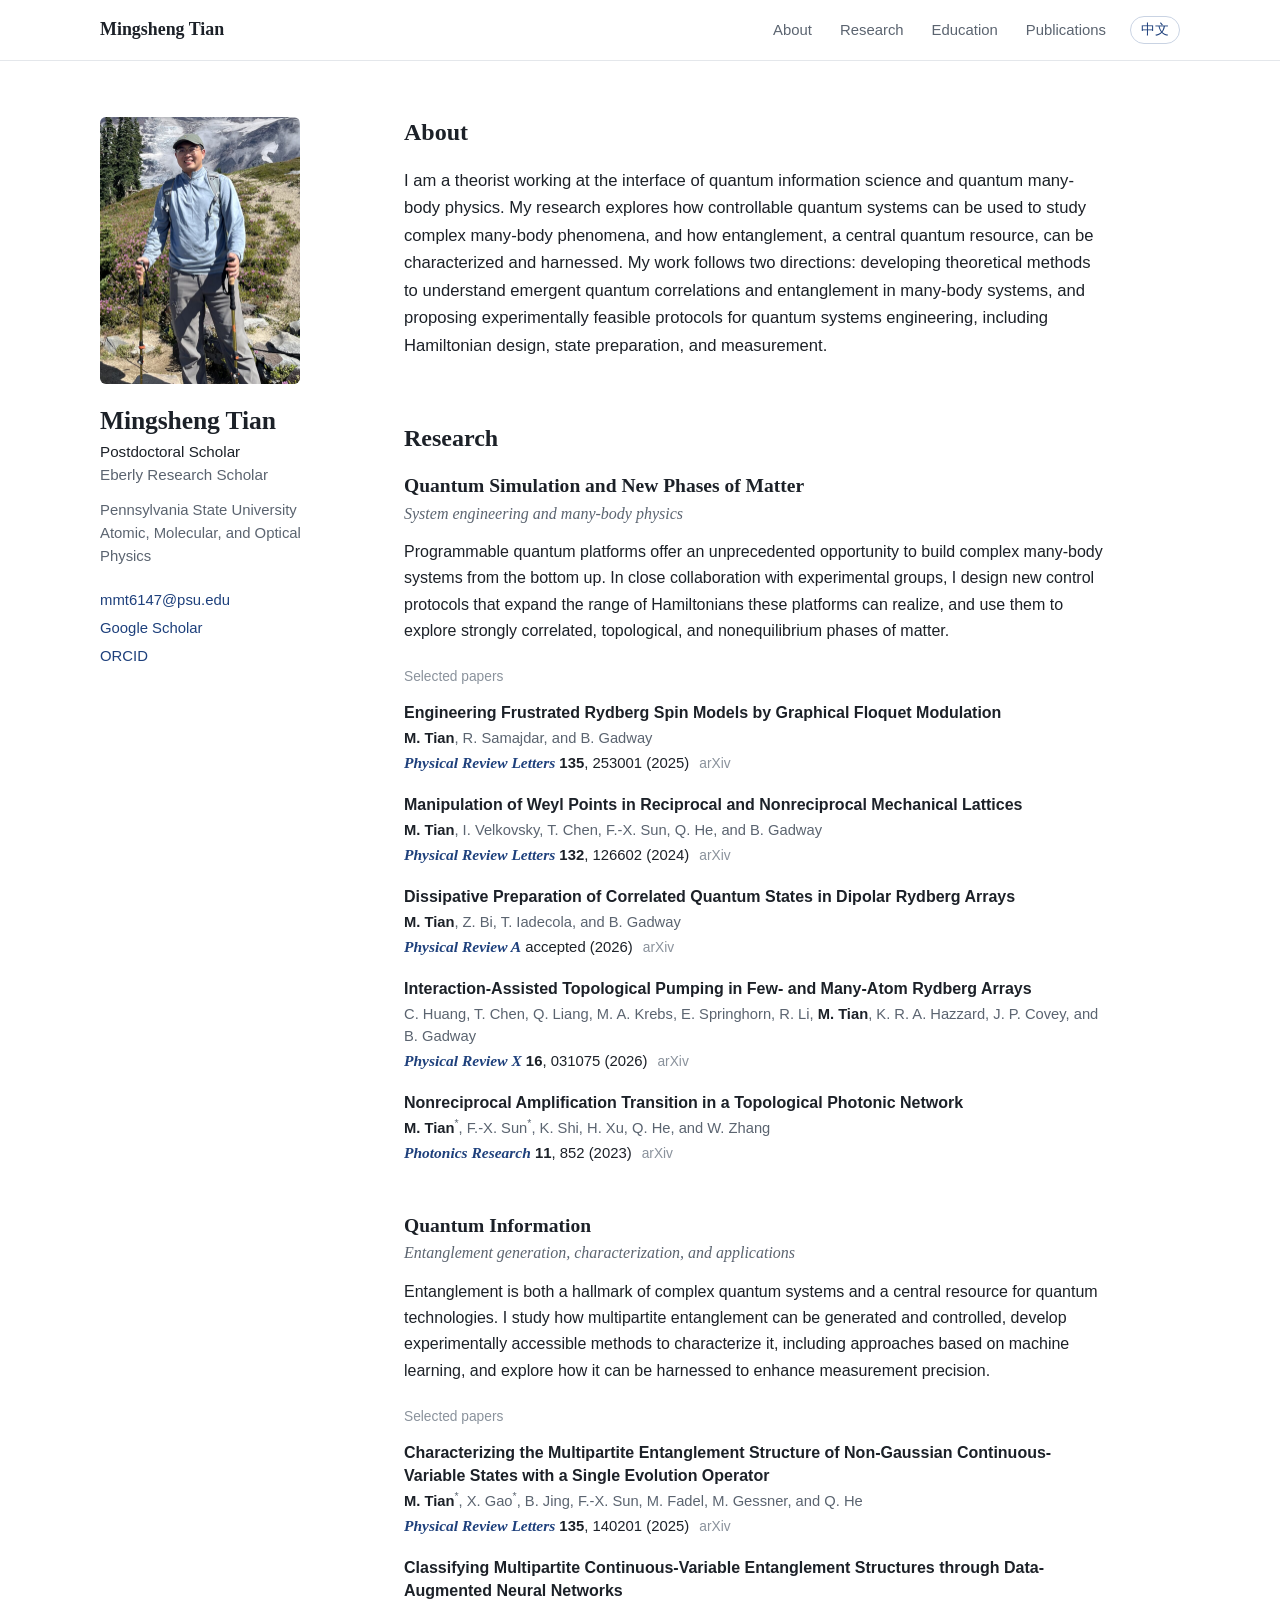
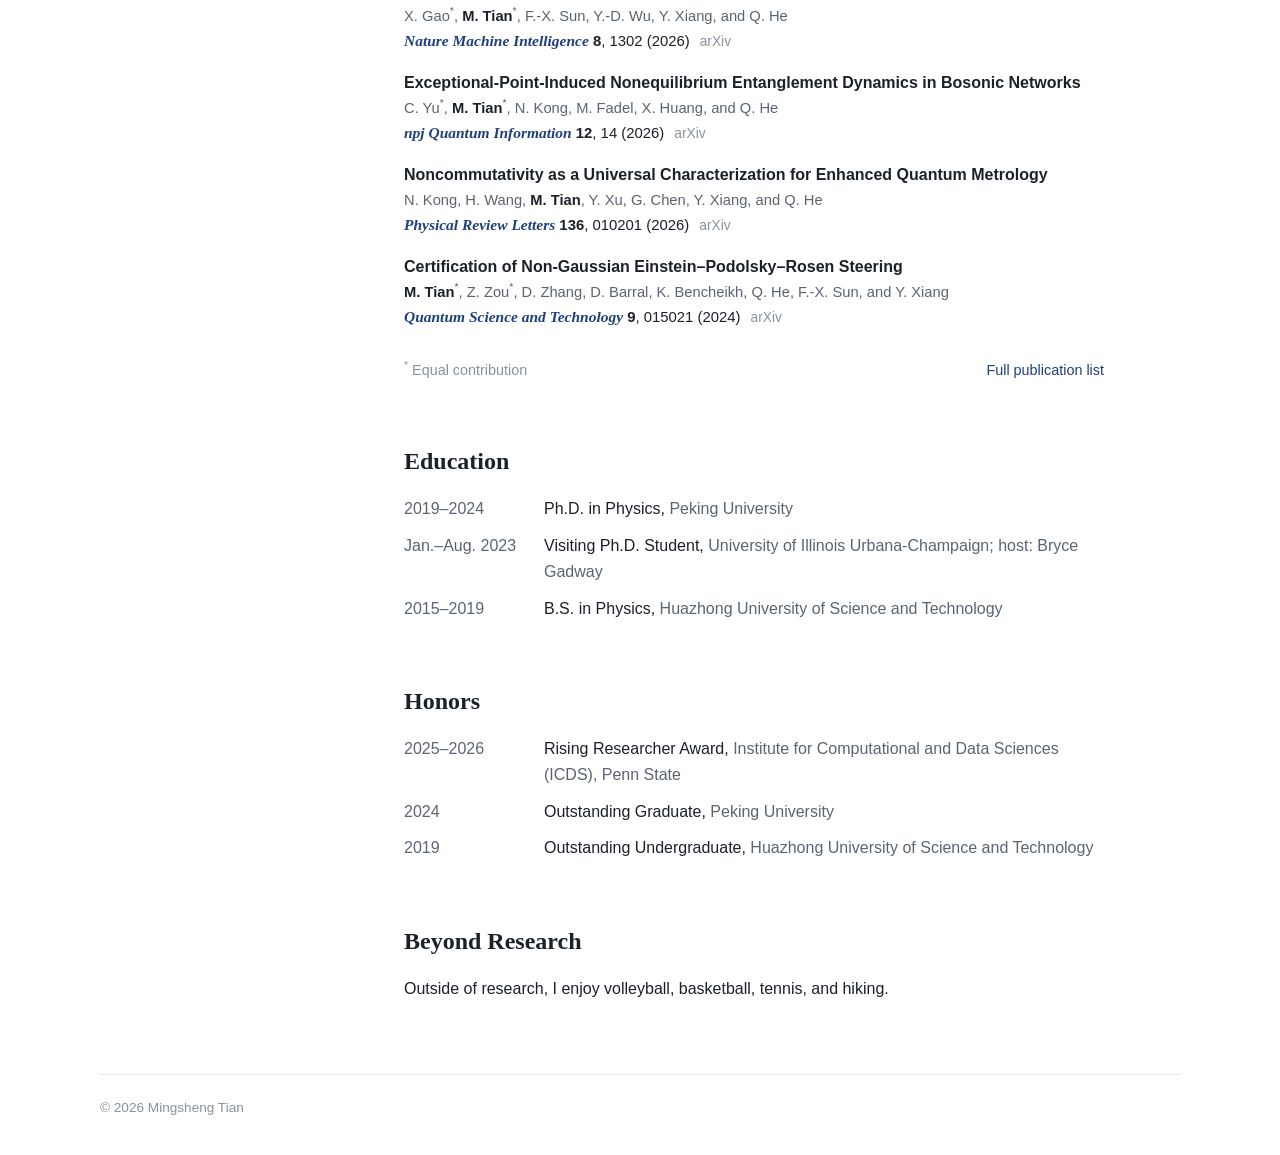
<file: index.html>
<!DOCTYPE html>
<html lang="en" data-lang="en" data-title-en="Mingsheng Tian" data-title-zh="Mingsheng Tian · 个人主页">
  <head>
    <meta charset="utf-8">
    <meta name="viewport" content="width=device-width, initial-scale=1">
    <title>Mingsheng Tian</title>
    <meta name="description" content="Mingsheng Tian, postdoctoral scholar in AMO physics at Penn State, working at the interface of quantum information science and quantum many-body physics.">
    <meta property="og:title" content="Mingsheng Tian">
    <meta property="og:description" content="Postdoctoral scholar in AMO physics at Penn State: quantum simulation, quantum many-body physics, and quantum entanglement.">
    <meta property="og:image" content="https://mingshengtian.github.io/assets/img/profile-photo.jpg">
    <meta property="og:url" content="https://mingshengtian.github.io/">
    <script>
      (function () {
        var l = null;
        try { l = new URLSearchParams(location.search).get("lang"); } catch (e) {}
        if (l === "zh" || l === "en") { try { localStorage.setItem("site-lang", l); } catch (e) {} }
        else { try { l = localStorage.getItem("site-lang"); } catch (e) {} }
        if (l !== "zh" && l !== "en") { l = /^zh/i.test(navigator.language || "") ? "zh" : "en"; }
        document.documentElement.setAttribute("data-lang", l);
        document.documentElement.lang = l === "zh" ? "zh-CN" : "en";
      })();
    </script>
    <link rel="stylesheet" href="assets/css/style.css?v=20261115b">
  </head>
  <body>
    <header class="site-header">
      <nav class="top-nav" aria-label="Main">
        <a class="brand" href="#about">Mingsheng Tian</a>
        <div class="nav-links">
          <a href="#about"><span class="en">About</span><span class="zh">关于我</span></a>
          <a href="#research"><span class="en">Research</span><span class="zh">研究方向</span></a>
          <a class="nav-optional" href="#education"><span class="en">Education</span><span class="zh">教育经历</span></a>
          <a href="publications.html"><span class="en">Publications</span><span class="zh">论文列表</span></a>
        </div>
        <button class="lang-toggle" type="button" data-lang-toggle>中文</button>
      </nav>
    </header>

    <main class="page">
      <aside class="profile">
        <img class="portrait" src="assets/img/profile-photo.jpg" alt="Mingsheng Tian hiking in the mountains" width="800" height="1077">
        <h1>Mingsheng Tian</h1>
        <p class="profile-role">
          <span class="en">Postdoctoral Scholar</span><span class="zh">博士后研究员</span>
          <span class="secondary">Eberly Research Scholar</span>
        </p>
        <p class="profile-affil">
          <span class="en">Pennsylvania State University<br>Atomic, Molecular, and Optical Physics</span>
          <span class="zh">宾夕法尼亚州立大学<br>原子分子光物理（AMO）</span>
        </p>
        <ul class="profile-links">
          <li><a href="mailto:mmt6147@psu.edu">mmt6147@psu.edu</a></li>
          <li><a href="https://scholar.google.com/citations?user=RYFxHLgAAAAJ&amp;hl=en">Google Scholar</a></li>
          <li><a href="https://orcid.org/0009-0007-2486-5892">ORCID</a></li>
        </ul>
      </aside>

      <div class="content">
        <!-- About -->
        <section id="about" class="section">
          <h2><span class="en">About</span><span class="zh">关于我</span></h2>
          <div class="lead">
            <p class="en">
              I am a theorist working at the interface of quantum information science and quantum many-body
              physics. My research explores how controllable quantum systems can be used to study complex many-body
              phenomena, and how entanglement, a central quantum resource, can be characterized and harnessed.
              My work follows two directions: developing theoretical methods to understand emergent quantum
              correlations and entanglement in many-body systems, and proposing experimentally feasible
              protocols for quantum systems engineering, including Hamiltonian design, state preparation, and
              measurement.
            </p>
            <p class="zh">
              你好，欢迎来到我的主页！我目前是宾夕法尼亚州立大学的博士后，研究方向是原子分子光物理（AMO）。
            </p>
            <p class="zh">
              主要从事量子信息科学与量子多体物理交叉领域的理论研究，关注如何利用可控量子体系研究复杂的多体物理现象，以及如何表征和利用量子纠缠这一核心资源。具体包括两个方向：一是发展理论方法，研究多体系统中涌现的量子关联与纠缠；二是量子系统的设计，提出实验上可行的制备与测量方案。
            </p>
          </div>
        </section>

        <!-- Research -->
        <section id="research" class="section">
          <h2><span class="en">Research</span><span class="zh">研究方向</span></h2>

          <div class="area">
            <h3><span class="en">Quantum Simulation and New Phases of Matter</span><span class="zh">量子模拟与新奇物态</span></h3>
            <p class="area-sub"><span class="en">System engineering and many-body physics</span><span class="zh">系统设计与多体物理</span></p>
            <p class="area-intro en">
              Programmable quantum platforms offer an unprecedented opportunity to build complex many-body systems
              from the bottom up. In close collaboration with experimental groups, I design new control
              protocols that expand the range of Hamiltonians these platforms can realize, and use them to explore
              strongly correlated, topological, and nonequilibrium phases of matter.
            </p>
            <p class="area-intro zh">
              可编程量子平台让我们可以像搭积木一样，自下而上地构建复杂的多体系统。我与实验组紧密合作，设计新的调控方案，不断拓展这些平台能够实现的哈密顿量，并借助它们探索强关联、拓扑以及非平衡的物质相。
            </p>

            <p class="pubs-label"><span class="en">Selected papers</span><span class="zh">代表论文</span></p>
            <ul class="pub-list">
              <li class="pub">
                <a class="pub-title" href="https://journals.aps.org/prl/abstract/10.1103/yxbv-1dkk">Engineering Frustrated Rydberg Spin Models by Graphical Floquet Modulation</a>
                <p class="pub-authors"><b>M. Tian</b>, R. Samajdar, and B. Gadway</p>
                <p class="pub-venue"><span class="journal">Physical Review Letters</span> <span class="num"><b>135</b>, 253001 (2025)</span><span class="pub-extra"><a href="https://arxiv.org/abs/2505.01513">arXiv</a></span></p>
              </li>
              <li class="pub">
                <a class="pub-title" href="https://journals.aps.org/prl/abstract/10.1103/PhysRevLett.132.126602">Manipulation of Weyl Points in Reciprocal and Nonreciprocal Mechanical Lattices</a>
                <p class="pub-authors"><b>M. Tian</b>, I. Velkovsky, T. Chen, F.-X. Sun, Q. He, and B. Gadway</p>
                <p class="pub-venue"><span class="journal">Physical Review Letters</span> <span class="num"><b>132</b>, 126602 (2024)</span><span class="pub-extra"><a href="https://arxiv.org/abs/2308.07853">arXiv</a></span></p>
              </li>
              <li class="pub">
                <a class="pub-title" href="https://journals.aps.org/pra/accepted/10.1103/v1xw-78qv">Dissipative Preparation of Correlated Quantum States in Dipolar Rydberg Arrays</a>
                <p class="pub-authors"><b>M. Tian</b>, Z. Bi, T. Iadecola, and B. Gadway</p>
                <p class="pub-venue"><span class="journal">Physical Review A</span> <span class="num">accepted (2026)</span><span class="pub-extra"><a href="https://arxiv.org/abs/2604.18542">arXiv</a></span></p>
              </li>
              <li class="pub">
                <a class="pub-title" href="https://doi.org/10.1103/bf85-ydvh">Interaction-Assisted Topological Pumping in Few- and Many-Atom Rydberg Arrays</a>
                <p class="pub-authors">C. Huang, T. Chen, Q. Liang, M. A. Krebs, E. Springhorn, R. Li, <b>M. Tian</b>, K. R. A. Hazzard, J. P. Covey, and B. Gadway</p>
                <p class="pub-venue"><span class="journal">Physical Review X</span> <span class="num"><b>16</b>, 031075 (2026)</span><span class="pub-extra"><a href="https://arxiv.org/abs/2512.12364">arXiv</a></span></p>
              </li>
              <li class="pub">
                <a class="pub-title" href="https://opg.optica.org/prj/fulltext.cfm?uri=prj-11-5-852&amp;id=530250">Nonreciprocal Amplification Transition in a Topological Photonic Network</a>
                <p class="pub-authors"><b>M. Tian</b><sup>*</sup>, F.-X. Sun<sup>*</sup>, K. Shi, H. Xu, Q. He, and W. Zhang</p>
                <p class="pub-venue"><span class="journal">Photonics Research</span> <span class="num"><b>11</b>, 852 (2023)</span><span class="pub-extra"><a href="https://arxiv.org/abs/2207.06889">arXiv</a></span></p>
              </li>
            </ul>
          </div>

          <div class="area">
            <h3><span class="en">Quantum Information</span><span class="zh">量子信息</span></h3>
            <p class="area-sub"><span class="en">Entanglement generation, characterization, and applications</span><span class="zh">纠缠的产生、刻画与应用</span></p>
            <p class="area-intro en">
              Entanglement is both a hallmark of complex quantum systems and a central resource for quantum
              technologies. I study how multipartite entanglement can be generated and controlled, develop
              experimentally accessible methods to characterize it, including approaches based on machine learning,
              and explore how it can be harnessed to enhance measurement precision.
            </p>
            <p class="area-intro zh">
              量子纠缠既是复杂量子系统最鲜明的特征，也是量子技术的核心资源。我关注多体纠缠如何产生与调控，发展实验上切实可行的纠缠刻画方法（包括基于机器学习的方法），并探索如何利用纠缠来提升测量精度。
            </p>

            <p class="pubs-label"><span class="en">Selected papers</span><span class="zh">代表论文</span></p>
            <ul class="pub-list">
              <li class="pub">
                <a class="pub-title" href="https://journals.aps.org/prl/abstract/10.1103/21t1-dqn6">Characterizing the Multipartite Entanglement Structure of Non-Gaussian Continuous-Variable States with a Single Evolution Operator</a>
                <p class="pub-authors"><b>M. Tian</b><sup>*</sup>, X. Gao<sup>*</sup>, B. Jing, F.-X. Sun, M. Fadel, M. Gessner, and Q. He</p>
                <p class="pub-venue"><span class="journal">Physical Review Letters</span> <span class="num"><b>135</b>, 140201 (2025)</span><span class="pub-extra"><a href="https://arxiv.org/abs/2408.12554">arXiv</a></span></p>
              </li>
              <li class="pub">
                <a class="pub-title" href="https://www.nature.com/articles/s42256-026-01284-y">Classifying Multipartite Continuous-Variable Entanglement Structures through Data-Augmented Neural Networks</a>
                <p class="pub-authors">X. Gao<sup>*</sup>, <b>M. Tian</b><sup>*</sup>, F.-X. Sun, Y.-D. Wu, Y. Xiang, and Q. He</p>
                <p class="pub-venue"><span class="journal">Nature Machine Intelligence</span> <span class="num"><b>8</b>, 1302 (2026)</span><span class="pub-extra"><a href="https://arxiv.org/abs/2409.07909">arXiv</a></span></p>
              </li>
              <li class="pub">
                <a class="pub-title" href="https://www.nature.com/articles/s41534-025-01158-y">Exceptional-Point-Induced Nonequilibrium Entanglement Dynamics in Bosonic Networks</a>
                <p class="pub-authors">C. Yu<sup>*</sup>, <b>M. Tian</b><sup>*</sup>, N. Kong, M. Fadel, X. Huang, and Q. He</p>
                <p class="pub-venue"><span class="journal">npj Quantum Information</span> <span class="num"><b>12</b>, 14 (2026)</span><span class="pub-extra"><a href="https://arxiv.org/abs/2502.04639">arXiv</a></span></p>
              </li>
              <li class="pub">
                <a class="pub-title" href="https://journals.aps.org/prl/abstract/10.1103/3jlc-lb5c">Noncommutativity as a Universal Characterization for Enhanced Quantum Metrology</a>
                <p class="pub-authors">N. Kong, H. Wang, <b>M. Tian</b>, Y. Xu, G. Chen, Y. Xiang, and Q. He</p>
                <p class="pub-venue"><span class="journal">Physical Review Letters</span> <span class="num"><b>136</b>, 010201 (2026)</span><span class="pub-extra"><a href="https://arxiv.org/abs/2511.22280">arXiv</a></span></p>
              </li>
              <li class="pub">
                <a class="pub-title" href="https://iopscience.iop.org/article/10.1088/2058-9565/ad124b">Certification of Non-Gaussian Einstein–Podolsky–Rosen Steering</a>
                <p class="pub-authors"><b>M. Tian</b><sup>*</sup>, Z. Zou<sup>*</sup>, D. Zhang, D. Barral, K. Bencheikh, Q. He, F.-X. Sun, and Y. Xiang</p>
                <p class="pub-venue"><span class="journal">Quantum Science and Technology</span> <span class="num"><b>9</b>, 015021 (2024)</span><span class="pub-extra"><a href="https://arxiv.org/abs/2308.13867">arXiv</a></span></p>
              </li>
            </ul>
          </div>

          <div class="section-foot">
            <p class="footnote"><sup>*</sup> <span class="en">Equal contribution</span><span class="zh">共同第一作者</span></p>
            <a href="publications.html"><span class="en">Full publication list</span><span class="zh">查看全部论文</span></a>
          </div>
        </section>

        <!-- Education -->
        <section id="education" class="section">
          <h2><span class="en">Education</span><span class="zh">教育经历</span></h2>
          <ul class="rows">
            <li>
              <span class="when">2019–2024</span>
              <span><span class="en">Ph.D. in Physics, <span class="where">Peking University</span></span><span class="zh">物理学博士，<span class="where">北京大学</span></span></span>
            </li>
            <li>
              <span class="when"><span class="en">Jan.–Aug. 2023</span><span class="zh">2023年1–8月</span></span>
              <span><span class="en">Visiting Ph.D. Student, <span class="where">University of Illinois Urbana-Champaign; host: Bryce Gadway</span></span><span class="zh">访问博士生，<span class="where">伊利诺伊大学厄巴纳-香槟分校（合作导师：Bryce Gadway）</span></span></span>
            </li>
            <li>
              <span class="when">2015–2019</span>
              <span><span class="en">B.S. in Physics, <span class="where">Huazhong University of Science and Technology</span></span><span class="zh">物理学学士，<span class="where">华中科技大学</span></span></span>
            </li>
          </ul>
        </section>

        <!-- Honors -->
        <section id="honors" class="section">
          <h2><span class="en">Honors</span><span class="zh">荣誉奖励</span></h2>
          <ul class="rows">
            <li>
              <span class="when">2025–2026</span>
              <span><span class="en">Rising Researcher Award, <span class="where">Institute for Computational and Data Sciences (ICDS), Penn State</span></span><span class="zh">Rising Researcher Award，<span class="where">宾夕法尼亚州立大学计算与数据科学研究所（ICDS）</span></span></span>
            </li>
            <li>
              <span class="when">2024</span>
              <span><span class="en">Outstanding Graduate, <span class="where">Peking University</span></span><span class="zh">优秀毕业生，<span class="where">北京大学</span></span></span>
            </li>
            <li>
              <span class="when">2019</span>
              <span><span class="en">Outstanding Undergraduate, <span class="where">Huazhong University of Science and Technology</span></span><span class="zh">优秀本科毕业生，<span class="where">华中科技大学</span></span></span>
            </li>
          </ul>
        </section>

        <!-- Beyond research -->
        <section id="beyond" class="section">
          <h2><span class="en">Beyond Research</span><span class="zh">研究之外</span></h2>
          <p class="hobbies">
            <span class="en">Outside of research, I enjoy volleyball, basketball, tennis, and hiking.</span>
            <span class="zh">工作之余，我喜欢打排球、篮球和网球，也很爱去山里徒步。</span>
          </p>
        </section>
      </div>
    </main>

    <footer class="site-footer">
      <p>© 2026 Mingsheng Tian</p>
    </footer>

    <script src="assets/js/site.js?v=20261115"></script>
  </body>
</html>
</file>
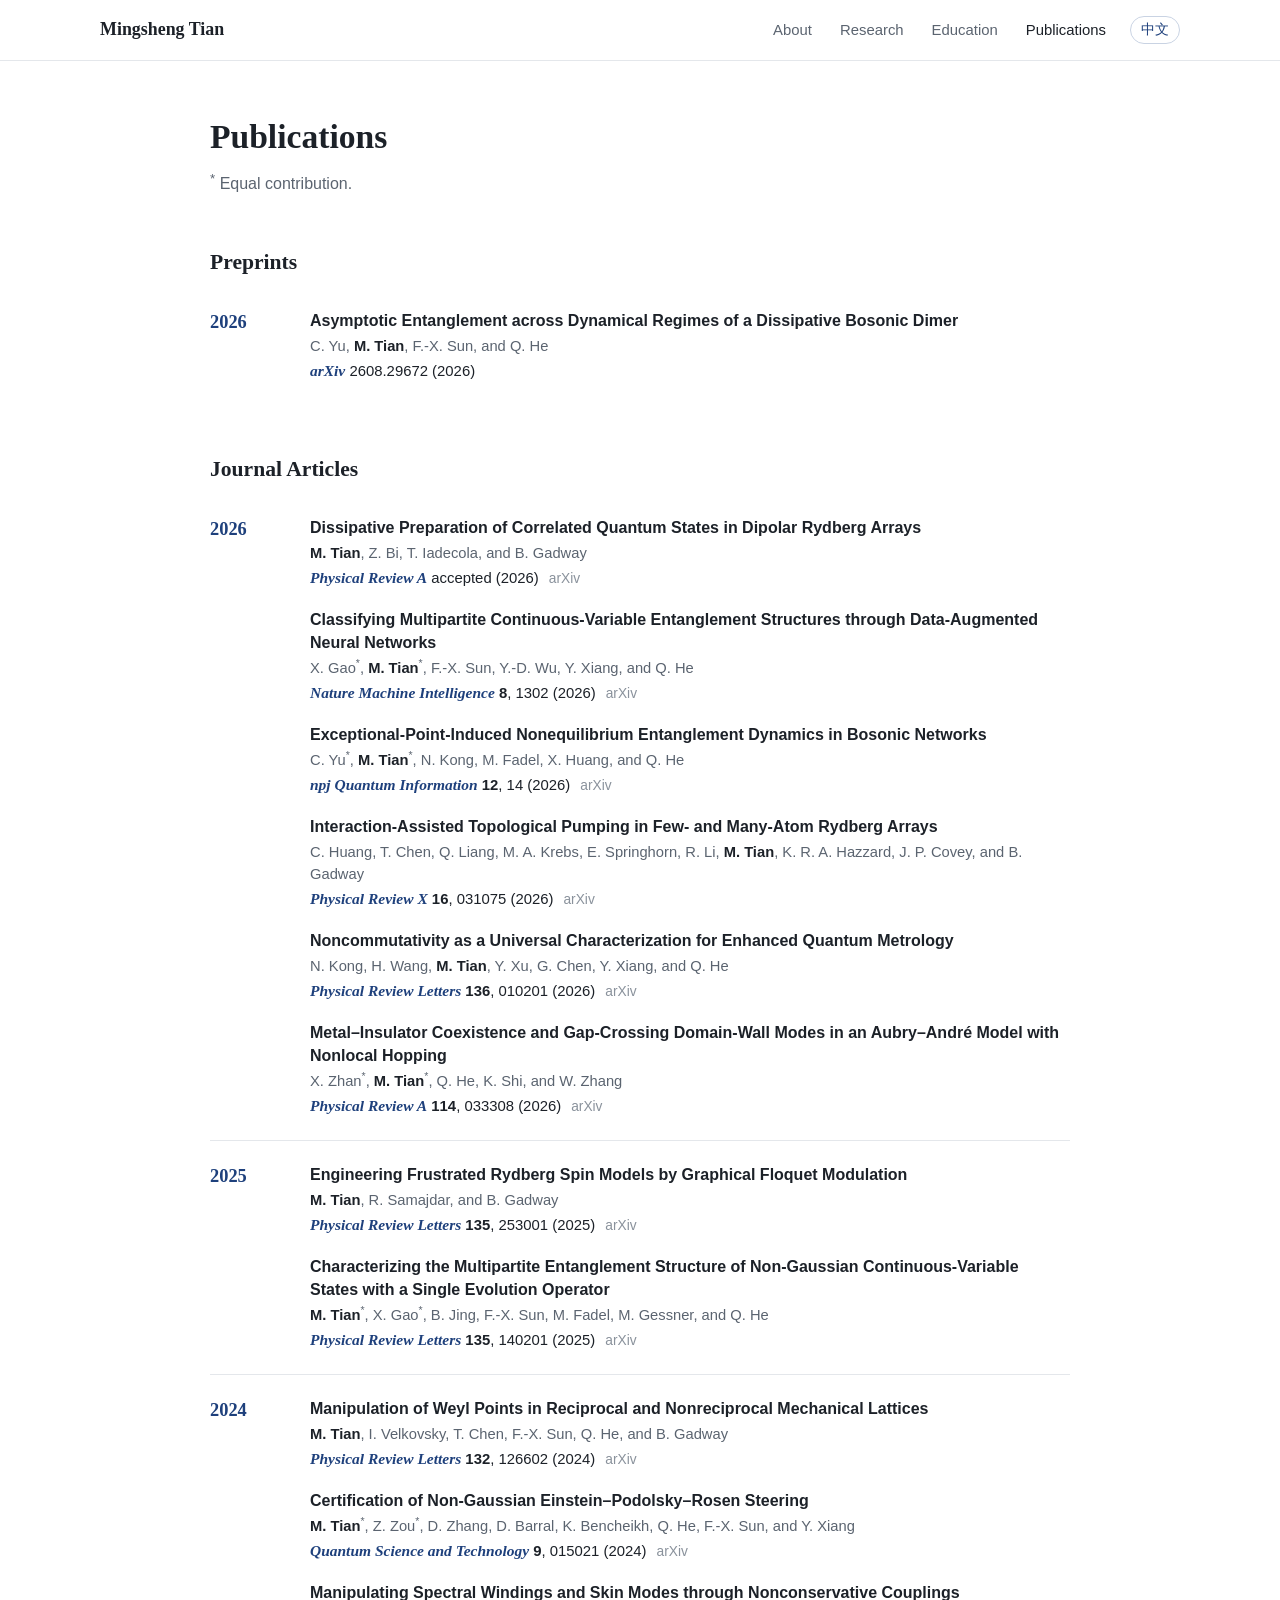
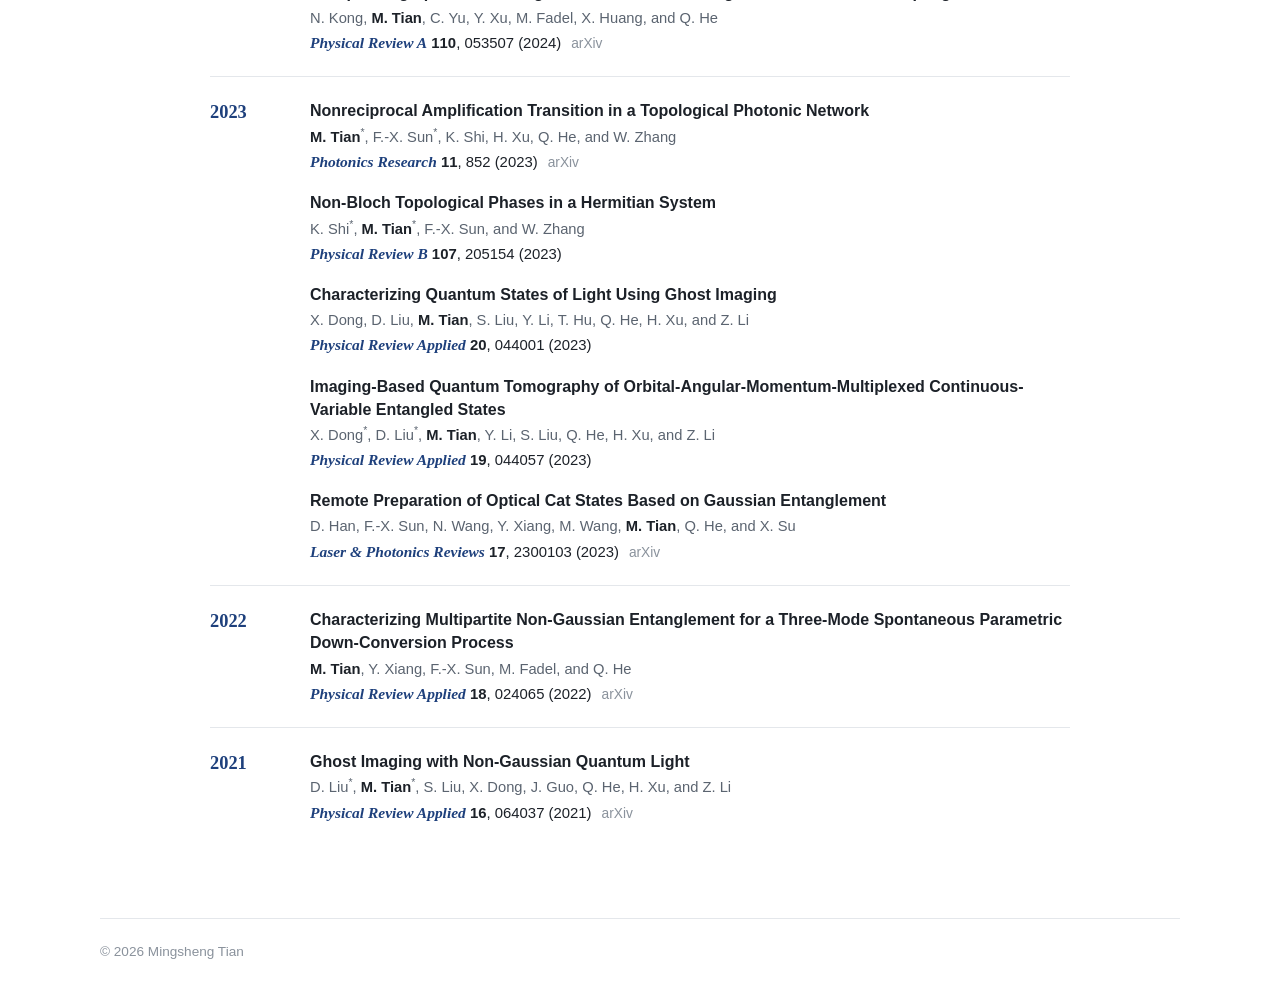
<file: publications.html>
<!DOCTYPE html>
<html lang="en" data-lang="en" data-title-en="Publications · Mingsheng Tian" data-title-zh="论文列表 · Mingsheng Tian">
  <head>
    <meta charset="utf-8">
    <meta name="viewport" content="width=device-width, initial-scale=1">
    <title>Publications · Mingsheng Tian</title>
    <meta name="description" content="Publications by Mingsheng Tian.">
    <script>
      (function () {
        var l = null;
        try { l = new URLSearchParams(location.search).get("lang"); } catch (e) {}
        if (l === "zh" || l === "en") { try { localStorage.setItem("site-lang", l); } catch (e) {} }
        else { try { l = localStorage.getItem("site-lang"); } catch (e) {} }
        if (l !== "zh" && l !== "en") { l = /^zh/i.test(navigator.language || "") ? "zh" : "en"; }
        document.documentElement.setAttribute("data-lang", l);
        document.documentElement.lang = l === "zh" ? "zh-CN" : "en";
      })();
    </script>
    <link rel="stylesheet" href="assets/css/style.css?v=20261115b">
  </head>
  <body>
    <header class="site-header">
      <nav class="top-nav" aria-label="Main">
        <a class="brand" href="index.html">Mingsheng Tian</a>
        <div class="nav-links">
          <a href="index.html#about"><span class="en">About</span><span class="zh">关于我</span></a>
          <a href="index.html#research"><span class="en">Research</span><span class="zh">研究方向</span></a>
          <a class="nav-optional" href="index.html#education"><span class="en">Education</span><span class="zh">教育经历</span></a>
          <a href="publications.html" aria-current="page"><span class="en">Publications</span><span class="zh">论文列表</span></a>
        </div>
        <button class="lang-toggle" type="button" data-lang-toggle>中文</button>
      </nav>
    </header>

    <main class="page page--single">
      <div class="page-head">
        <h1><span class="en">Publications</span><span class="zh">论文列表</span></h1>
        <p>
          <span class="en"><sup>*</sup> Equal contribution.</span>
          <span class="zh"><sup>*</sup> 共同第一作者。</span>
        </p>
      </div>

      <!-- Preprints -->
      <section id="preprints" class="pub-section">
        <h2><span class="en">Preprints</span><span class="zh">预印本</span></h2>
        <div class="year-group">
          <h3>2026</h3>
          <ul class="pub-list">
            <li class="pub">
              <a class="pub-title" href="https://arxiv.org/abs/2608.29672">Asymptotic Entanglement across Dynamical Regimes of a Dissipative Bosonic Dimer</a>
              <p class="pub-authors">C. Yu, <b>M. Tian</b>, F.-X. Sun, and Q. He</p>
              <p class="pub-venue"><span class="journal">arXiv</span> <span class="num">2608.29672 (2026)</span></p>
            </li>
          </ul>
        </div>
      </section>

      <!-- Journal articles -->
      <section id="journal-articles" class="pub-section">
        <h2><span class="en">Journal Articles</span><span class="zh">期刊论文</span></h2>

        <div class="year-group">
          <h3>2026</h3>
          <ul class="pub-list">
            <li class="pub">
              <a class="pub-title" href="https://journals.aps.org/pra/accepted/10.1103/v1xw-78qv">Dissipative Preparation of Correlated Quantum States in Dipolar Rydberg Arrays</a>
              <p class="pub-authors"><b>M. Tian</b>, Z. Bi, T. Iadecola, and B. Gadway</p>
              <p class="pub-venue"><span class="journal">Physical Review A</span> <span class="num">accepted (2026)</span><span class="pub-extra"><a href="https://arxiv.org/abs/2604.18542">arXiv</a></span></p>
            </li>
            <li class="pub">
              <a class="pub-title" href="https://www.nature.com/articles/s42256-026-01284-y">Classifying Multipartite Continuous-Variable Entanglement Structures through Data-Augmented Neural Networks</a>
              <p class="pub-authors">X. Gao<sup>*</sup>, <b>M. Tian</b><sup>*</sup>, F.-X. Sun, Y.-D. Wu, Y. Xiang, and Q. He</p>
              <p class="pub-venue"><span class="journal">Nature Machine Intelligence</span> <span class="num"><b>8</b>, 1302 (2026)</span><span class="pub-extra"><a href="https://arxiv.org/abs/2409.07909">arXiv</a></span></p>
            </li>
            <li class="pub">
              <a class="pub-title" href="https://www.nature.com/articles/s41534-025-01158-y">Exceptional-Point-Induced Nonequilibrium Entanglement Dynamics in Bosonic Networks</a>
              <p class="pub-authors">C. Yu<sup>*</sup>, <b>M. Tian</b><sup>*</sup>, N. Kong, M. Fadel, X. Huang, and Q. He</p>
              <p class="pub-venue"><span class="journal">npj Quantum Information</span> <span class="num"><b>12</b>, 14 (2026)</span><span class="pub-extra"><a href="https://arxiv.org/abs/2502.04639">arXiv</a></span></p>
            </li>
            <li class="pub">
              <a class="pub-title" href="https://doi.org/10.1103/bf85-ydvh">Interaction-Assisted Topological Pumping in Few- and Many-Atom Rydberg Arrays</a>
              <p class="pub-authors">C. Huang, T. Chen, Q. Liang, M. A. Krebs, E. Springhorn, R. Li, <b>M. Tian</b>, K. R. A. Hazzard, J. P. Covey, and B. Gadway</p>
              <p class="pub-venue"><span class="journal">Physical Review X</span> <span class="num"><b>16</b>, 031075 (2026)</span><span class="pub-extra"><a href="https://arxiv.org/abs/2512.12364">arXiv</a></span></p>
            </li>
            <li class="pub">
              <a class="pub-title" href="https://journals.aps.org/prl/abstract/10.1103/3jlc-lb5c">Noncommutativity as a Universal Characterization for Enhanced Quantum Metrology</a>
              <p class="pub-authors">N. Kong, H. Wang, <b>M. Tian</b>, Y. Xu, G. Chen, Y. Xiang, and Q. He</p>
              <p class="pub-venue"><span class="journal">Physical Review Letters</span> <span class="num"><b>136</b>, 010201 (2026)</span><span class="pub-extra"><a href="https://arxiv.org/abs/2511.22280">arXiv</a></span></p>
            </li>
            <li class="pub">
              <a class="pub-title" href="https://journals.aps.org/pra/abstract/10.1103/kcw2-7v4j">Metal–Insulator Coexistence and Gap-Crossing Domain-Wall Modes in an Aubry–André Model with Nonlocal Hopping</a>
              <p class="pub-authors">X. Zhan<sup>*</sup>, <b>M. Tian</b><sup>*</sup>, Q. He, K. Shi, and W. Zhang</p>
              <p class="pub-venue"><span class="journal">Physical Review A</span> <span class="num"><b>114</b>, 033308 (2026)</span><span class="pub-extra"><a href="https://arxiv.org/abs/2609.07704">arXiv</a></span></p>
            </li>
          </ul>
        </div>

        <div class="year-group">
          <h3>2025</h3>
          <ul class="pub-list">
            <li class="pub">
              <a class="pub-title" href="https://journals.aps.org/prl/abstract/10.1103/yxbv-1dkk">Engineering Frustrated Rydberg Spin Models by Graphical Floquet Modulation</a>
              <p class="pub-authors"><b>M. Tian</b>, R. Samajdar, and B. Gadway</p>
              <p class="pub-venue"><span class="journal">Physical Review Letters</span> <span class="num"><b>135</b>, 253001 (2025)</span><span class="pub-extra"><a href="https://arxiv.org/abs/2505.01513">arXiv</a></span></p>
            </li>
            <li class="pub">
              <a class="pub-title" href="https://journals.aps.org/prl/abstract/10.1103/21t1-dqn6">Characterizing the Multipartite Entanglement Structure of Non-Gaussian Continuous-Variable States with a Single Evolution Operator</a>
              <p class="pub-authors"><b>M. Tian</b><sup>*</sup>, X. Gao<sup>*</sup>, B. Jing, F.-X. Sun, M. Fadel, M. Gessner, and Q. He</p>
              <p class="pub-venue"><span class="journal">Physical Review Letters</span> <span class="num"><b>135</b>, 140201 (2025)</span><span class="pub-extra"><a href="https://arxiv.org/abs/2408.12554">arXiv</a></span></p>
            </li>
          </ul>
        </div>

        <div class="year-group">
          <h3>2024</h3>
          <ul class="pub-list">
            <li class="pub">
              <a class="pub-title" href="https://journals.aps.org/prl/abstract/10.1103/PhysRevLett.132.126602">Manipulation of Weyl Points in Reciprocal and Nonreciprocal Mechanical Lattices</a>
              <p class="pub-authors"><b>M. Tian</b>, I. Velkovsky, T. Chen, F.-X. Sun, Q. He, and B. Gadway</p>
              <p class="pub-venue"><span class="journal">Physical Review Letters</span> <span class="num"><b>132</b>, 126602 (2024)</span><span class="pub-extra"><a href="https://arxiv.org/abs/2308.07853">arXiv</a></span></p>
            </li>
            <li class="pub">
              <a class="pub-title" href="https://iopscience.iop.org/article/10.1088/2058-9565/ad124b">Certification of Non-Gaussian Einstein–Podolsky–Rosen Steering</a>
              <p class="pub-authors"><b>M. Tian</b><sup>*</sup>, Z. Zou<sup>*</sup>, D. Zhang, D. Barral, K. Bencheikh, Q. He, F.-X. Sun, and Y. Xiang</p>
              <p class="pub-venue"><span class="journal">Quantum Science and Technology</span> <span class="num"><b>9</b>, 015021 (2024)</span><span class="pub-extra"><a href="https://arxiv.org/abs/2308.13867">arXiv</a></span></p>
            </li>
            <li class="pub">
              <a class="pub-title" href="https://journals.aps.org/pra/abstract/10.1103/PhysRevA.110.053507">Manipulating Spectral Windings and Skin Modes through Nonconservative Couplings</a>
              <p class="pub-authors">N. Kong, <b>M. Tian</b>, C. Yu, Y. Xu, M. Fadel, X. Huang, and Q. He</p>
              <p class="pub-venue"><span class="journal">Physical Review A</span> <span class="num"><b>110</b>, 053507 (2024)</span><span class="pub-extra"><a href="https://arxiv.org/abs/2406.15005">arXiv</a></span></p>
            </li>
          </ul>
        </div>

        <div class="year-group">
          <h3>2023</h3>
          <ul class="pub-list">
            <li class="pub">
              <a class="pub-title" href="https://opg.optica.org/prj/fulltext.cfm?uri=prj-11-5-852&amp;id=530250">Nonreciprocal Amplification Transition in a Topological Photonic Network</a>
              <p class="pub-authors"><b>M. Tian</b><sup>*</sup>, F.-X. Sun<sup>*</sup>, K. Shi, H. Xu, Q. He, and W. Zhang</p>
              <p class="pub-venue"><span class="journal">Photonics Research</span> <span class="num"><b>11</b>, 852 (2023)</span><span class="pub-extra"><a href="https://arxiv.org/abs/2207.06889">arXiv</a></span></p>
            </li>
            <li class="pub">
              <a class="pub-title" href="https://journals.aps.org/prb/abstract/10.1103/PhysRevB.107.205154">Non-Bloch Topological Phases in a Hermitian System</a>
              <p class="pub-authors">K. Shi<sup>*</sup>, <b>M. Tian</b><sup>*</sup>, F.-X. Sun, and W. Zhang</p>
              <p class="pub-venue"><span class="journal">Physical Review B</span> <span class="num"><b>107</b>, 205154 (2023)</span></p>
            </li>
            <li class="pub">
              <a class="pub-title" href="https://journals.aps.org/prapplied/abstract/10.1103/PhysRevApplied.20.044001">Characterizing Quantum States of Light Using Ghost Imaging</a>
              <p class="pub-authors">X. Dong, D. Liu, <b>M. Tian</b>, S. Liu, Y. Li, T. Hu, Q. He, H. Xu, and Z. Li</p>
              <p class="pub-venue"><span class="journal">Physical Review Applied</span> <span class="num"><b>20</b>, 044001 (2023)</span></p>
            </li>
            <li class="pub">
              <a class="pub-title" href="https://journals.aps.org/prapplied/abstract/10.1103/PhysRevApplied.19.044057">Imaging-Based Quantum Tomography of Orbital-Angular-Momentum-Multiplexed Continuous-Variable Entangled States</a>
              <p class="pub-authors">X. Dong<sup>*</sup>, D. Liu<sup>*</sup>, <b>M. Tian</b>, Y. Li, S. Liu, Q. He, H. Xu, and Z. Li</p>
              <p class="pub-venue"><span class="journal">Physical Review Applied</span> <span class="num"><b>19</b>, 044057 (2023)</span></p>
            </li>
            <li class="pub">
              <a class="pub-title" href="https://doi.org/10.1002/lpor.202300103">Remote Preparation of Optical Cat States Based on Gaussian Entanglement</a>
              <p class="pub-authors">D. Han, F.-X. Sun, N. Wang, Y. Xiang, M. Wang, <b>M. Tian</b>, Q. He, and X. Su</p>
              <p class="pub-venue"><span class="journal">Laser &amp; Photonics Reviews</span> <span class="num"><b>17</b>, 2300103 (2023)</span><span class="pub-extra"><a href="https://arxiv.org/abs/2304.08863">arXiv</a></span></p>
            </li>
          </ul>
        </div>

        <div class="year-group">
          <h3>2022</h3>
          <ul class="pub-list">
            <li class="pub">
              <a class="pub-title" href="https://journals.aps.org/prapplied/abstract/10.1103/PhysRevApplied.18.024065">Characterizing Multipartite Non-Gaussian Entanglement for a Three-Mode Spontaneous Parametric Down-Conversion Process</a>
              <p class="pub-authors"><b>M. Tian</b>, Y. Xiang, F.-X. Sun, M. Fadel, and Q. He</p>
              <p class="pub-venue"><span class="journal">Physical Review Applied</span> <span class="num"><b>18</b>, 024065 (2022)</span><span class="pub-extra"><a href="https://arxiv.org/abs/2207.06638">arXiv</a></span></p>
            </li>
          </ul>
        </div>

        <div class="year-group">
          <h3>2021</h3>
          <ul class="pub-list">
            <li class="pub">
              <a class="pub-title" href="https://journals.aps.org/prapplied/abstract/10.1103/PhysRevApplied.16.064037">Ghost Imaging with Non-Gaussian Quantum Light</a>
              <p class="pub-authors">D. Liu<sup>*</sup>, <b>M. Tian</b><sup>*</sup>, S. Liu, X. Dong, J. Guo, Q. He, H. Xu, and Z. Li</p>
              <p class="pub-venue"><span class="journal">Physical Review Applied</span> <span class="num"><b>16</b>, 064037 (2021)</span><span class="pub-extra"><a href="https://arxiv.org/abs/2106.00443">arXiv</a></span></p>
            </li>
          </ul>
        </div>
      </section>
    </main>

    <footer class="site-footer">
      <p>© 2026 Mingsheng Tian</p>
    </footer>

    <script src="assets/js/site.js?v=20261115"></script>
  </body>
</html>
</file>
<file: assets/css/style.css>
/* ------------------------------------------------------------------
   Mingsheng Tian — academic homepage
   One accent colour (Penn State navy), used for journal names and links.
   No web fonts: system serif/sans stacks load fast everywhere,
   including mainland China.
------------------------------------------------------------------- */

:root {
  --ink: #1c2128;
  --muted: #5b6470;
  --faint: #8a929c;
  --rule: #e4e7eb;
  --paper: #ffffff;
  --navy: #1e407c;

  --serif: "Iowan Old Style", "Charter", "Palatino Linotype", "Book Antiqua",
    Georgia, "Songti SC", "STSong", "Noto Serif CJK SC", "SimSun", serif;
  --sans: -apple-system, BlinkMacSystemFont, "Segoe UI", "Helvetica Neue", Arial,
    "PingFang SC", "Hiragino Sans GB", "Microsoft YaHei", "Noto Sans CJK SC", sans-serif;

  color-scheme: light;
}

/* ---------- language switching ---------- */
html[data-lang="en"] .zh,
html[data-lang="zh"] .en {
  display: none !important;
}

/* ---------- base ---------- */
*,
*::before,
*::after {
  box-sizing: border-box;
}

html {
  scroll-behavior: smooth;
  -webkit-text-size-adjust: 100%;
}

@media (prefers-reduced-motion: reduce) {
  html {
    scroll-behavior: auto;
  }
}

body {
  margin: 0;
  color: var(--ink);
  background: var(--paper);
  font-family: var(--sans);
  font-size: 16px;
  line-height: 1.65;
  -webkit-font-smoothing: antialiased;
}

html[data-lang="zh"] body {
  line-height: 1.8;
}

a {
  color: var(--navy);
  text-decoration: none;
}

a:hover {
  text-decoration: underline;
  text-underline-offset: 2px;
}

a:focus-visible,
button:focus-visible {
  outline: 2px solid var(--navy);
  outline-offset: 3px;
  border-radius: 2px;
}

p,
ul,
ol {
  margin: 0;
}

/* ---------- header ---------- */
.site-header {
  position: sticky;
  top: 0;
  z-index: 10;
  background: rgba(255, 255, 255, 0.96);
  border-bottom: 1px solid var(--rule);
  backdrop-filter: saturate(1.4) blur(8px);
}

.top-nav {
  width: min(1080px, calc(100% - 48px));
  height: 60px;
  margin: 0 auto;
  display: flex;
  align-items: center;
  justify-content: space-between;
  gap: 24px;
}

.brand {
  color: var(--ink);
  font-family: var(--serif);
  font-size: 1.12rem;
  font-weight: 600;
  white-space: nowrap;
}

.brand:hover {
  text-decoration: none;
}

.nav-links {
  min-width: 0;
  margin-left: auto;
  display: flex;
  align-items: center;
  gap: 28px;
  overflow-x: auto;
  scrollbar-width: none;
}

.nav-links::-webkit-scrollbar {
  display: none;
}

.nav-links a {
  color: var(--muted);
  font-size: 0.93rem;
  white-space: nowrap;
}

.nav-links a:hover,
.nav-links a[aria-current="page"] {
  color: var(--ink);
  text-decoration: none;
}

.lang-toggle {
  flex: none;
  padding: 3px 10px;
  color: var(--navy);
  background: none;
  border: 1px solid #c9d3e3;
  border-radius: 999px;
  font: inherit;
  font-size: 0.85rem;
  line-height: 1.5;
  cursor: pointer;
}

.lang-toggle:hover {
  background: #f2f5fa;
}

/* ---------- page grid ---------- */
.page {
  width: min(1080px, calc(100% - 48px));
  margin: 0 auto;
  padding: 56px 0 72px;
  display: grid;
  grid-template-columns: 232px minmax(0, 1fr);
  gap: 72px;
}

/* ---------- profile sidebar ---------- */
.profile {
  position: sticky;
  top: 100px;
  align-self: start;
}

.portrait {
  width: 200px;
  height: auto;
  aspect-ratio: 3 / 4;
  display: block;
  object-fit: cover;
  border-radius: 6px;
}

.profile h1 {
  margin: 22px 0 6px;
  font-family: var(--serif);
  font-size: 1.6rem;
  font-weight: 600;
  line-height: 1.15;
  letter-spacing: -0.005em;
}

.profile-role {
  color: var(--ink);
  font-size: 0.95rem;
  line-height: 1.5;
}

.profile-role .secondary {
  display: block;
  color: var(--muted);
}

.profile-affil {
  margin-top: 12px;
  color: var(--muted);
  font-size: 0.93rem;
  line-height: 1.55;
}

.profile-links {
  margin: 18px 0 0;
  padding: 0;
  list-style: none;
  font-size: 0.93rem;
  line-height: 1.9;
}

/* ---------- content ---------- */
.content {
  max-width: 700px;
}

.section {
  scroll-margin-top: 84px;
}

.section + .section {
  margin-top: 64px;
}

.section > h2 {
  margin: 0 0 20px;
  color: var(--ink);
  font-family: var(--serif);
  font-size: 1.5rem;
  font-weight: 600;
  line-height: 1.25;
}

.lead p + p {
  margin-top: 14px;
}

.lead {
  font-size: 1.04rem;
}

/* ---------- research areas ---------- */
.area + .area {
  margin-top: 48px;
}

.area h3 {
  margin: 0;
  font-family: var(--serif);
  font-size: 1.22rem;
  font-weight: 600;
  line-height: 1.3;
}

.area-sub {
  margin-top: 2px;
  color: var(--muted);
  font-family: var(--serif);
  font-style: italic;
}

html[data-lang="zh"] .area-sub {
  font-style: normal;
}

.area-intro {
  margin-top: 12px;
}

.pubs-label {
  margin: 22px 0 12px;
  color: var(--faint);
  font-size: 0.86rem;
}

/* ---------- publication entries ---------- */
.pub-list {
  margin: 0;
  padding: 0;
  list-style: none;
}

.pub + .pub {
  margin-top: 18px;
}

.pub-title {
  display: block;
  color: var(--ink);
  font-weight: 600;
  line-height: 1.45;
}

a.pub-title:hover {
  color: var(--navy);
  text-decoration: none;
}

.pub-authors {
  margin-top: 3px;
  color: var(--muted);
  font-size: 0.92rem;
  line-height: 1.5;
}

.pub-authors b {
  color: var(--ink);
  font-weight: 600;
}

.pub-authors sup,
.footnote sup {
  font-size: 0.72em;
  line-height: 0;
}

.pub-venue {
  margin-top: 2px;
  font-size: 0.93rem;
  line-height: 1.5;
}

.journal {
  color: var(--navy);
  font-family: var(--serif);
  font-size: 1.04em;
  font-style: italic;
  font-weight: 600;
}

.pub-venue .num {
  color: var(--ink);
}

.pub-venue .num b {
  font-weight: 600;
}

.pub-extra {
  margin-left: 10px;
  font-size: 0.86rem;
}

.pub-extra a {
  color: var(--faint);
}

.pub-extra a:hover {
  color: var(--navy);
}

.section-foot {
  margin-top: 30px;
  display: flex;
  flex-wrap: wrap;
  justify-content: space-between;
  gap: 8px 24px;
  font-size: 0.9rem;
}

.footnote {
  color: var(--faint);
}

/* ---------- education / honours ---------- */
.rows {
  margin: 0;
  padding: 0;
  list-style: none;
}

.rows li {
  display: grid;
  grid-template-columns: 124px minmax(0, 1fr);
  gap: 16px;
}

.rows li + li {
  margin-top: 10px;
}

.rows .when {
  color: var(--muted);
  font-variant-numeric: tabular-nums;
  white-space: nowrap;
}

.rows .where {
  color: var(--muted);
}

.hobbies {
  color: var(--ink);
}

/* ---------- footer ---------- */
.site-footer {
  width: min(1080px, calc(100% - 48px));
  margin: 0 auto;
  padding: 22px 0 36px;
  color: var(--faint);
  border-top: 1px solid var(--rule);
  font-size: 0.85rem;
}

/* ---------- publications page ---------- */
.page--single {
  display: block;
  max-width: 860px;
}

.page-head h1 {
  margin: 0;
  font-family: var(--serif);
  font-size: 2.1rem;
  font-weight: 600;
  line-height: 1.2;
}

.page-head p {
  margin-top: 10px;
  color: var(--muted);
}

.pub-section {
  margin-top: 48px;
  scroll-margin-top: 84px;
}

.pub-section > h2 {
  margin: 0 0 6px;
  font-family: var(--serif);
  font-size: 1.35rem;
  font-weight: 600;
}

.year-group {
  display: grid;
  grid-template-columns: 76px minmax(0, 1fr);
  gap: 24px;
  padding: 22px 0;
  border-top: 1px solid var(--rule);
}

.year-group:first-of-type {
  border-top: 0;
}

.year-group > h3 {
  margin: 0;
  color: var(--navy);
  font-family: var(--serif);
  font-size: 1.15rem;
  font-weight: 600;
  line-height: 1.45;
  font-variant-numeric: lining-nums;
}

/* ---------- responsive ---------- */
@media (max-width: 900px) {
  .page {
    grid-template-columns: 1fr;
    gap: 44px;
    padding-top: 36px;
  }

  .profile {
    position: static;
    display: grid;
    grid-template-columns: 128px minmax(0, 1fr);
    column-gap: 22px;
    align-items: start;
  }

  .portrait {
    width: 128px;
    grid-row: span 4;
  }

  .profile h1 {
    margin-top: 0;
  }

  .content {
    max-width: none;
  }
}

@media (max-width: 640px) {
  body {
    font-size: 15.5px;
  }

  .top-nav {
    width: calc(100% - 32px);
    gap: 14px;
  }

  .brand {
    display: none;
  }

  .nav-links {
    margin-left: 0;
    gap: 16px;
  }

  .nav-links a {
    font-size: 0.9rem;
  }

  .page,
  .site-footer {
    width: calc(100% - 32px);
  }

  .profile {
    grid-template-columns: 104px minmax(0, 1fr);
    column-gap: 18px;
  }

  .portrait {
    width: 104px;
  }

  .profile h1 {
    font-size: 1.4rem;
  }

  .section + .section {
    margin-top: 52px;
  }

  .rows li {
    grid-template-columns: 1fr;
    gap: 0;
  }

  .year-group {
    grid-template-columns: 1fr;
    gap: 8px;
  }

  .pub-extra {
    margin-left: 8px;
  }
}

@media (max-width: 420px) {
  .nav-optional {
    display: none;
  }
}
</file>
